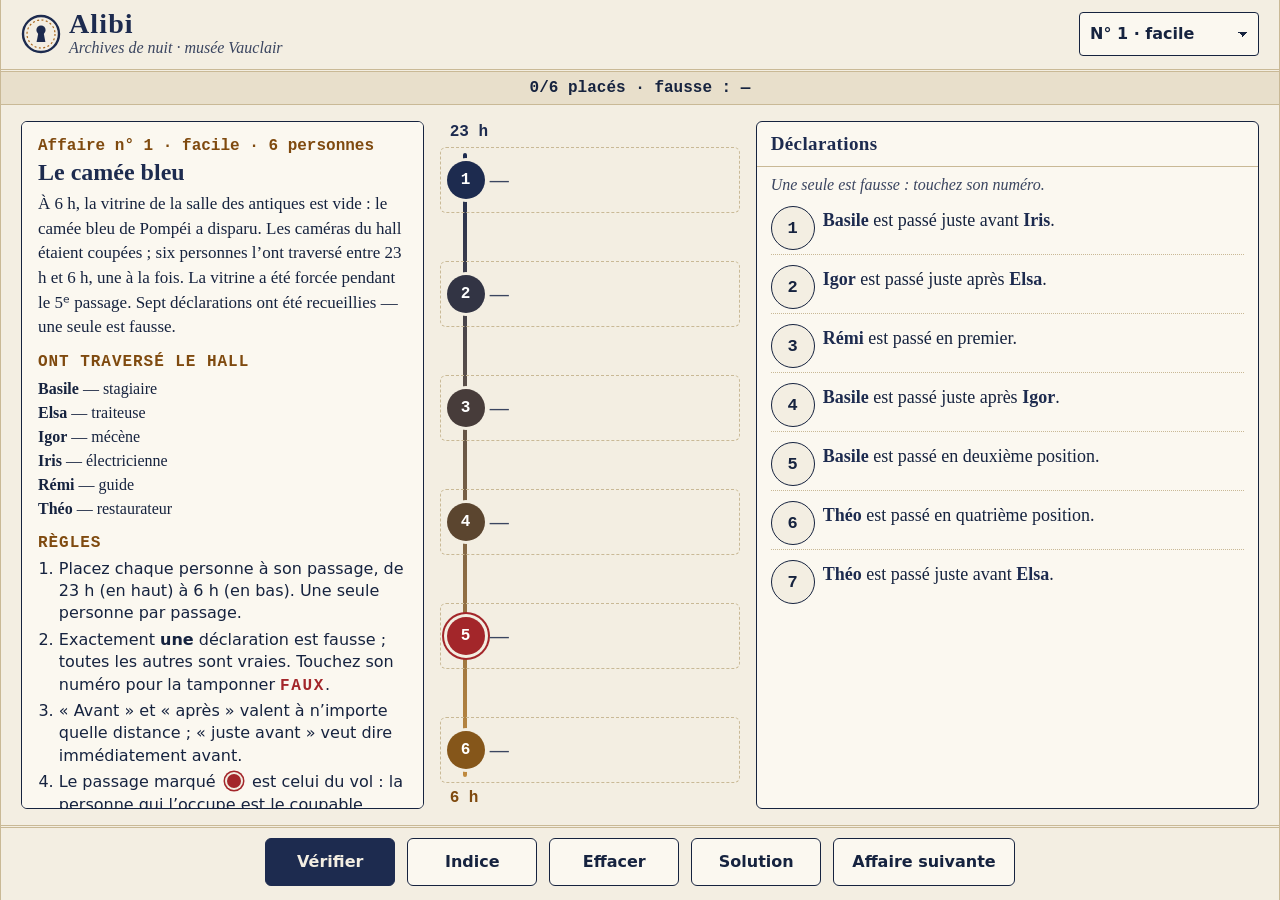
<file: index.html>
<!DOCTYPE html>
<html lang="fr">
<head>
<meta charset="utf-8">
<meta name="viewport" content="width=device-width, initial-scale=1, viewport-fit=cover">
<meta name="theme-color" content="#f3eee2">
<title>Alibi — l’ordre de passage</title>
<link rel="stylesheet" href="styles.css">
</head>
<body>
<div class="shell" id="shell">
  <header class="masthead">
    <div class="brand">
      <svg class="brand-seal" viewBox="0 0 40 40" role="img" aria-label="Alibi">
        <circle cx="20" cy="20" r="18" fill="none" stroke="currentColor" stroke-width="2.4"/>
        <circle cx="20" cy="20" r="14" fill="none" stroke="#a8661b" stroke-width="1.2" stroke-dasharray="2 2.4"/>
        <circle cx="20" cy="16" r="4.6" fill="currentColor"/>
        <path d="M17.4 18.5 L15.6 28 H24.4 L22.6 18.5 Z" fill="currentColor"/>
      </svg>
      <div class="brand-text">
        <span class="brand-name">Alibi</span>
        <span class="brand-sub">Archives de nuit · musée Vauclair</span>
      </div>
    </div>
    <div class="case-nav">
      <label class="case-pick">
        <span class="sr-only">Choisir l’affaire</span>
        <select id="case-select"></select>
      </label>
      <button class="icon-btn" id="next-case" type="button" aria-label="Affaire suivante" title="Affaire suivante">
        <svg viewBox="0 0 24 24" aria-hidden="true"><path d="M9 5l7 7-7 7" fill="none" stroke="currentColor" stroke-width="2.6" stroke-linecap="round" stroke-linejoin="round"/></svg>
      </button>
      <button class="icon-btn" id="dossier-toggle" type="button" aria-expanded="false" aria-controls="dossier" aria-label="Dossier de l’affaire" title="Dossier de l’affaire">
        <svg viewBox="0 0 24 24" aria-hidden="true"><path d="M3 6.5h6l2 2h10v10.5H3z" fill="none" stroke="currentColor" stroke-width="2" stroke-linejoin="round"/><path d="M3 10.5h18" stroke="currentColor" stroke-width="2"/></svg>
      </button>
    </div>
  </header>

  <p class="tally" id="tally" role="status" aria-live="polite"></p>

  <main class="desk" id="desk">
    <section class="dossier" id="dossier" aria-labelledby="dossier-title">
      <div class="dossier-head">
        <p class="dossier-kicker" id="dossier-kicker"></p>
        <h1 class="dossier-title" id="dossier-title"></h1>
        <button class="icon-btn dossier-close" id="dossier-close" type="button" aria-label="Fermer le dossier">
          <svg viewBox="0 0 24 24" aria-hidden="true"><path d="M6 6l12 12M18 6L6 18" stroke="currentColor" stroke-width="2.4" stroke-linecap="round"/></svg>
        </button>
      </div>
      <div class="dossier-body">
        <p class="story" id="story"></p>
        <h2 class="paper-h">Ont traversé le hall</h2>
        <ul class="cast" id="cast"></ul>
        <h2 class="paper-h">Règles</h2>
        <ol class="rules">
          <li>Placez chaque personne à son passage, de 23 h (en haut) à 6 h (en bas). Une seule personne par passage.</li>
          <li>Exactement <strong>une</strong> déclaration est fausse ; toutes les autres sont vraies. Touchez son numéro pour la tamponner <span class="faux-word">FAUX</span>.</li>
          <li>« Avant » et « après » valent à n’importe quelle distance ; « juste avant » veut dire immédiatement avant.</li>
          <li>Le passage marqué <span class="theft-dot" aria-hidden="true"></span> est celui du vol : la personne qui l’occupe est le coupable.</li>
        </ol>
      </div>
    </section>

    <section class="timeline" aria-labelledby="timeline-title">
      <h2 class="sr-only" id="timeline-title">Ligne du temps, de 23 h à 6 h</h2>
      <p class="hour hour-start">23 h</p>
      <ol class="slots" id="slots"></ol>
      <p class="hour hour-end">6 h</p>
    </section>

    <section class="statements" aria-labelledby="statements-title">
      <h2 class="statements-title" id="statements-title">Déclarations</h2>
      <div class="statements-scroll" id="statements-scroll">
        <p class="howto">Une seule est fausse : touchez son numéro.</p>
        <ol class="statement-list" id="statements"></ol>
      </div>
      <div class="picker" id="picker" role="dialog" aria-modal="false" aria-labelledby="picker-title" hidden>
        <div class="picker-head">
          <h2 class="picker-title" id="picker-title"></h2>
          <button class="icon-btn" id="picker-close" type="button" aria-label="Fermer le choix">
            <svg viewBox="0 0 24 24" aria-hidden="true"><path d="M6 6l12 12M18 6L6 18" stroke="currentColor" stroke-width="2.4" stroke-linecap="round"/></svg>
          </button>
        </div>
        <div class="picker-grid" id="picker-grid"></div>
        <button class="picker-clear" id="picker-clear" type="button">Laisser vide</button>
      </div>
    </section>
  </main>

  <nav class="actions" aria-label="Actions">
    <button class="act act-primary" id="act-check" type="button">Vérifier</button>
    <button class="act" id="act-hint" type="button">Indice</button>
    <button class="act" id="act-clear" type="button" data-label="Effacer">Effacer</button>
    <button class="act" id="act-solve" type="button" data-label="Solution">Solution</button>
    <button class="act act-next" id="act-next" type="button">Affaire suivante</button>
  </nav>
</div>

<div class="verdict" id="verdict" role="dialog" aria-modal="true" aria-labelledby="verdict-stamp" hidden>
  <div class="verdict-card">
    <p class="verdict-stamp" id="verdict-stamp">Affaire classée</p>
    <p class="verdict-text" id="verdict-text"></p>
    <div class="verdict-actions">
      <button class="act act-primary" id="verdict-next" type="button">Affaire suivante</button>
      <button class="act" id="verdict-close" type="button">Revoir</button>
    </div>
  </div>
</div>

<script src="app.js"></script>
</body>
</html>
</file>
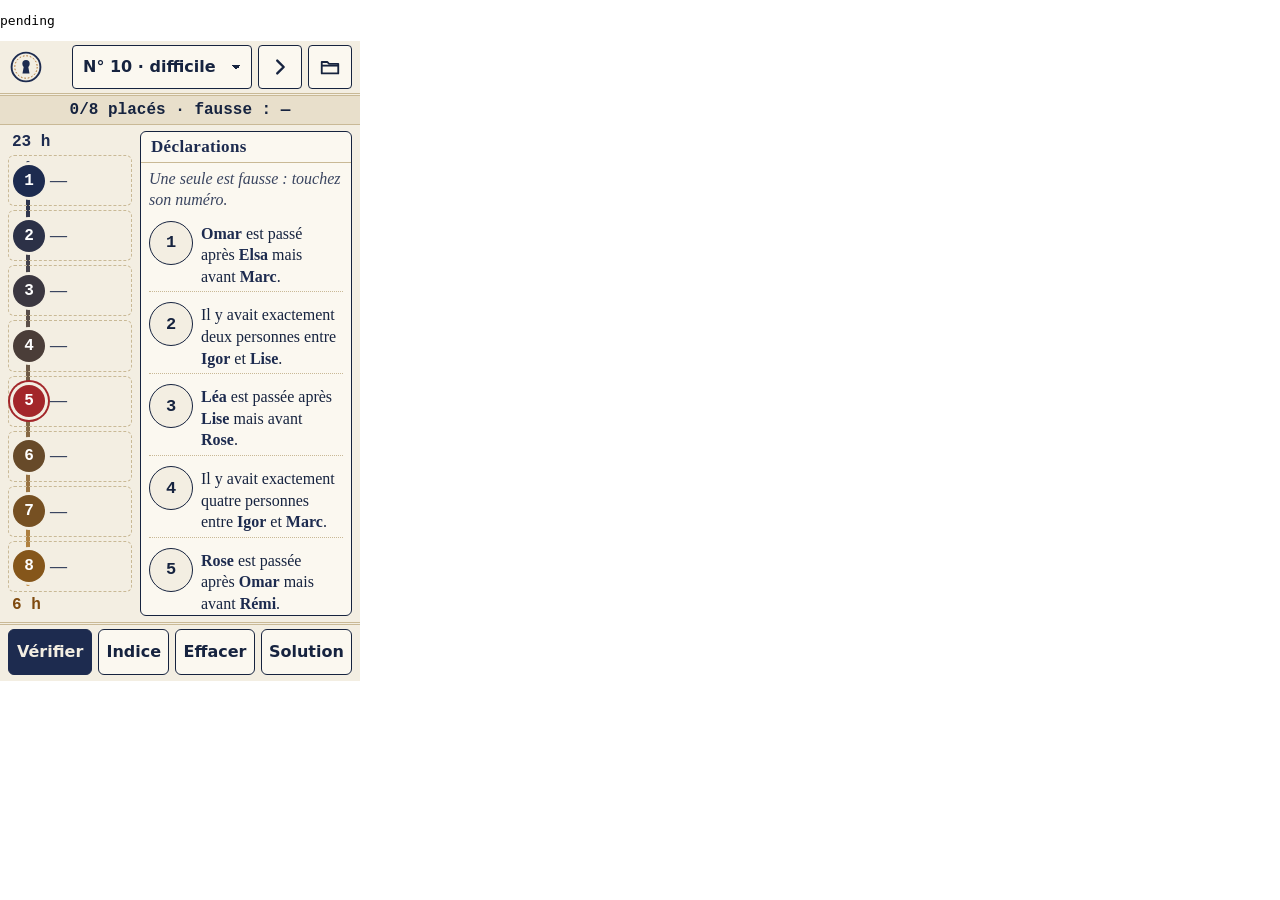
<file: tools/audit.html>
<!DOCTYPE html>
<html lang="en">
<head>
<meta charset="utf-8">
<title>Alibi audit</title>
<style>body { margin: 0; } iframe { border: 0; display: block; }</style>
</head>
<body>
<pre id="audit-out">pending</pre>
<script src="audit.js"></script>
</body>
</html>
</file>
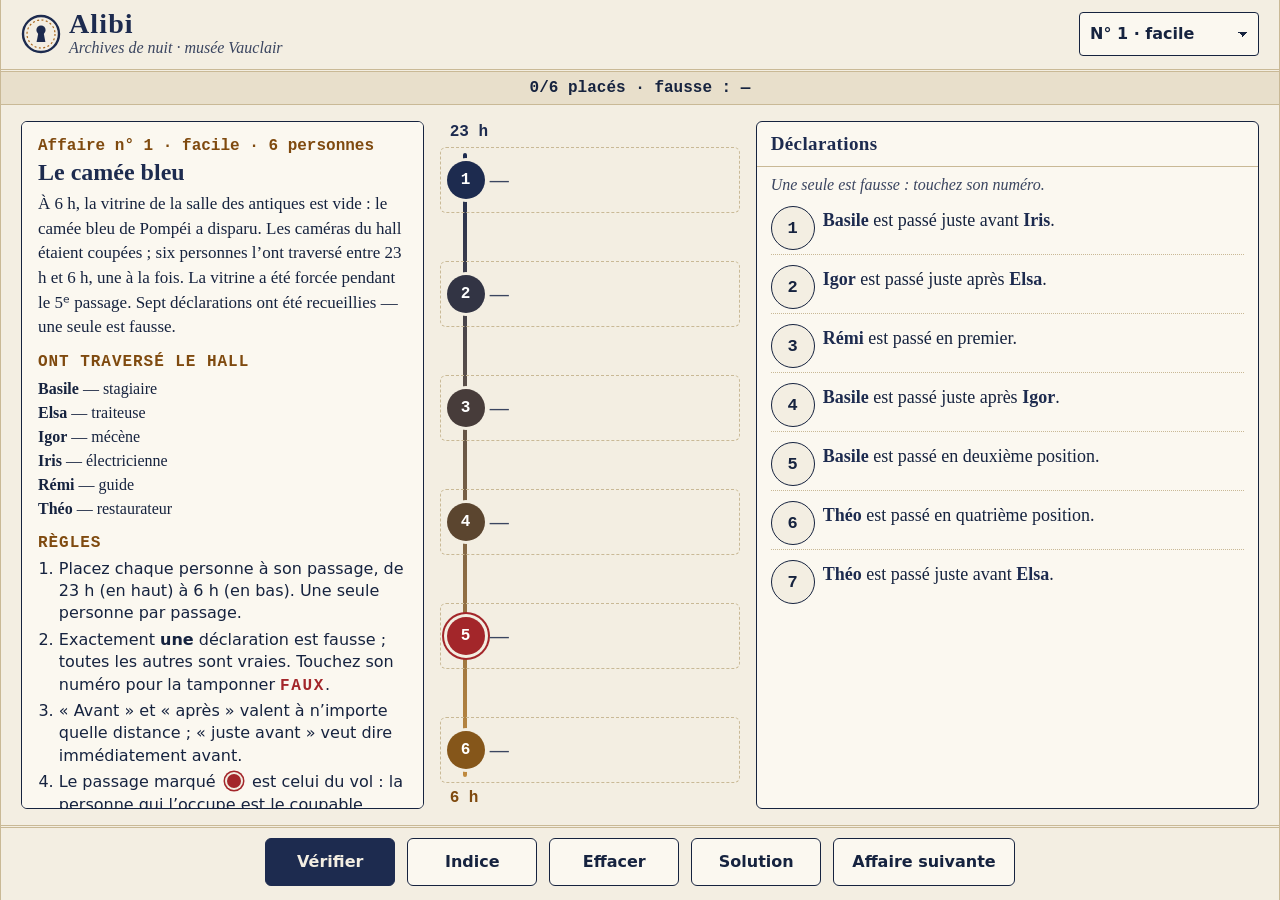
<file: tools/scene.html>
<!DOCTYPE html>
<html lang="en">
<head>
<meta charset="utf-8">
<title>Alibi scene</title>
<style>html, body { margin: 0; height: 100%; overflow: hidden; } iframe { border: 0; display: block; width: 100vw; height: 100vh; }</style>
</head>
<body>
<!-- Drives the game into a state for screenshots:
     ?case=12&scene=picker|checked|won|hints|dossier|solution -->
<iframe id="game" title="Alibi"></iframe>
<script>
'use strict';
const params = new URLSearchParams(location.search);
const scene = params.get('scene') || 'fresh';
const frame = document.getElementById('game');
const sleep = (ms) => new Promise((r) => setTimeout(r, ms));
frame.src = `../index.html?case=${params.get('case') || 1}`;
frame.onload = async () => {
  const doc = frame.contentDocument;
  for (let i = 0; i < 50 && !doc.querySelector('.statement'); i++) await sleep(100);
  const app = frame.contentWindow.alibi;
  const c = app.state.cases[app.state.index];
  const q = (s) => doc.querySelector(s);
  const fill = (order) => order.forEach((person, slot) => {
    if (app.state.picking !== slot) q(`.slot[data-slot="${slot}"]`).click();
    q(`.pick[data-person="${person}"]`).click();
  });
  const truth = app.solutionOrder();
  if (scene === 'picker') {
    fill(truth.slice(0, 3));
  } else if (scene === 'checked') {
    const order = truth.slice();
    [order[2], order[5]] = [order[5], order[2]];
    fill(order.slice(0, order.length - 1));
    if (!q('#picker').hidden) q('#picker-close').click();
    q(`.flag[data-index="${(c.liar + 1) % c.statements.length}"]`).click();
    q('#act-check').click();
  } else if (scene === 'won') {
    fill(truth);
    q(`.flag[data-index="${c.liar}"]`).click();
    q('#act-check').click();
  } else if (scene === 'hints') {
    for (let k = 0; k < 3; k++) q('#act-hint').click();
  } else if (scene === 'dossier') {
    q('#dossier-toggle').click();
  } else if (scene === 'solution') {
    q('#act-solve').click(); q('#act-solve').click();
  }
};
</script>
</body>
</html>
</file>
<file: styles.css>
/* Alibi — night archive file on daylight paper.
   Ink: night blue. Accent: ochre. Stamps: archive red. Light theme only. */
:root {
  --paper: #f3eee2;
  --paper-deep: #e8dfcb;
  --card: #fbf8f0;
  --ink: #16233f;
  --ink-soft: #3a4560;
  --rule: #c9b996;
  --ochre: #a8661b;
  --ochre-ink: #7f4a0f;
  --ochre-wash: #f1e2c4;
  --red: #a3262a;
  --red-wash: #f6dfdc;
  --green: #22603a;
  --green-wash: #dcecd9;
  --night: #1d2b4f;
  --dawn: #c08a3e;
  --focus: #1f5fbf;
  --serif: "Iowan Old Style", "Palatino Linotype", Palatino, "Book Antiqua", "URW Palladio L", Georgia, serif;
  --sans: system-ui, -apple-system, "Segoe UI", Roboto, "Noto Sans", sans-serif;
  --mono: "Courier Prime", "Courier New", Courier, "Nimbus Mono PS", ui-monospace, monospace;
  --gap: 8px;
  --target: 44px;
  color-scheme: light;
}

*, *::before, *::after { box-sizing: border-box; }
html, body { margin: 0; height: 100%; }
body {
  background-color: var(--paper);
  color: var(--ink);
  font: 16px/1.4 var(--sans);
  -webkit-text-size-adjust: 100%;
}
button, select { font: inherit; color: inherit; }
button { cursor: pointer; }
:focus-visible { outline: 3px solid var(--focus); outline-offset: 2px; }
.sr-only {
  position: absolute; width: 1px; height: 1px; margin: -1px; padding: 0; border: 0;
  overflow: hidden; clip-path: inset(50%); white-space: nowrap;
}
[hidden] { display: none !important; }

/* ------------------------------------------------------------------ shell */
.shell {
  display: grid;
  grid-template-rows: auto auto minmax(0, 1fr) auto;
  grid-template-columns: minmax(0, 1fr);
  height: 100vh;
  height: 100dvh;
  overflow: hidden;
  padding: env(safe-area-inset-top) env(safe-area-inset-right) env(safe-area-inset-bottom) env(safe-area-inset-left);
}

/* --------------------------------------------------------------- masthead */
.masthead {
  display: flex;
  align-items: center;
  justify-content: space-between;
  gap: var(--gap);
  padding: 6px var(--gap) 6px 10px;
  border-bottom: 3px double var(--rule);
}
.brand { display: flex; align-items: center; gap: 8px; min-width: 0; }
.brand-seal { width: 32px; height: 32px; flex: none; color: var(--night); }
.brand-text { display: flex; flex-direction: column; min-width: 0; }
.brand-name {
  font: 700 22px/1 var(--serif);
  letter-spacing: 0.04em;
  color: var(--night);
}
.brand-sub { display: none; font: 16px/1.3 var(--serif); color: var(--ink-soft); font-style: italic; }
.case-nav { display: flex; align-items: center; gap: 6px; min-width: 0; }
.case-pick select {
  min-height: var(--target);
  padding: 0 30px 0 10px;
  border: 1.5px solid var(--ink);
  border-radius: 4px;
  background-color: var(--card);
  background-image: linear-gradient(45deg, transparent 50%, var(--ink) 50%), linear-gradient(135deg, var(--ink) 50%, transparent 50%);
  background-position: right 15px center, right 10px center;
  background-size: 5px 5px, 5px 5px;
  background-repeat: no-repeat;
  appearance: none;
  font-weight: 700;
}
.icon-btn {
  display: inline-grid;
  place-items: center;
  width: var(--target);
  height: var(--target);
  flex: none;
  padding: 0;
  border: 1.5px solid var(--ink);
  border-radius: 4px;
  background: var(--card);
  color: var(--ink);
}
.icon-btn svg { width: 22px; height: 22px; }
#dossier-toggle[aria-expanded="true"] { background: var(--night); color: var(--paper); }

/* ------------------------------------------------------------------ tally */
.tally {
  margin: 0;
  padding: 4px 10px;
  min-height: 32px;
  font: 700 16px/24px var(--mono);
  color: var(--ink);
  background: var(--paper-deep);
  border-bottom: 1px solid var(--rule);
  text-align: center;
}

/* ------------------------------------------------------------------- desk */
.desk {
  display: grid;
  grid-template-columns: clamp(7.75rem, 33%, 9.5rem) minmax(0, 1fr);
  gap: var(--gap);
  min-height: 0;
  padding: var(--gap);
}

/* --------------------------------------------------------------- timeline */
.timeline {
  display: flex;
  flex-direction: column;
  min-height: 0;
  min-width: 0;
}
.hour {
  margin: 0;
  font: 700 16px/22px var(--mono);
  text-align: left;
  padding-left: 4px;
}
.hour-start { color: var(--night); }
.hour-end { color: var(--ochre-ink); }
.slots {
  position: relative;
  flex: 1 1 auto;
  display: flex;
  flex-direction: column;
  gap: 5px;
  min-height: 0;
  margin: 4px 0;
  padding: 0;
  list-style: none;
  justify-content: space-between;
}
/* The rail: night at the top, dawn at the bottom, behind the rank discs. */
.slots::before {
  content: "";
  position: absolute;
  left: 18px;
  top: 6px;
  bottom: 6px;
  width: 4px;
  border-radius: 2px;
  background: linear-gradient(var(--night), var(--dawn));
}
.slot-row {
  position: relative;
  flex: 1 1 0;
  display: flex;
  min-height: var(--target);
  max-height: 62px;
}
.slot {
  position: relative;
  display: grid;
  grid-template-columns: 32px minmax(0, 1fr) auto;
  align-items: center;
  gap: 5px;
  width: 100%;
  min-height: var(--target);
  padding: 0 6px 0 4px;
  border: 1.5px dashed var(--rule);
  border-radius: 6px;
  background: transparent;
  text-align: left;
}
.slot-rank {
  display: grid;
  place-items: center;
  width: 32px;
  height: 32px;
  border-radius: 50%;
  background: var(--night); /* app.js sets the night→dawn tone per slot */
  color: #fff;
  font: 700 16px/1 var(--mono);
  box-shadow: 0 0 0 3px var(--paper);
}
.slot.theft .slot-rank {
  background: var(--red);
  box-shadow: 0 0 0 3px var(--paper), 0 0 0 5px var(--red);
}
.slot-name {
  min-width: 0;
  font: 700 17px/1.15 var(--serif);
  color: var(--ink-soft);
  overflow-wrap: anywhere;
}
.slot.filled { border-style: solid; border-color: var(--ink); background: var(--card); }
.slot.filled .slot-name { color: var(--ink); }
.slot.picking { border-color: var(--ochre); background: var(--ochre-wash); box-shadow: inset 0 0 0 1.5px var(--ochre); }
.slot.locked { border: 3px double var(--ochre-ink); }
.slot-mark { font: 700 18px/1 var(--sans); }
.slot.ok { border-color: var(--green); background: var(--green-wash); }
.slot.ok .slot-mark { color: var(--green); }
.slot.bad { border-color: var(--red); background: var(--red-wash); }
.slot.bad .slot-mark { color: var(--red); }
.slot[aria-disabled="true"] { cursor: default; }

/* ------------------------------------------------------------- statements */
.statements {
  position: relative;
  display: flex;
  flex-direction: column;
  min-height: 0;
  min-width: 0;
  border: 1.5px solid var(--ink);
  border-radius: 6px;
  background: var(--card);
}
.statements-title {
  margin: 0;
  padding: 6px 10px;
  font: 700 17px/1.3 var(--serif);
  letter-spacing: 0.02em;
  color: var(--night);
  border-bottom: 1px solid var(--rule);
}
.statements-scroll {
  flex: 1 1 auto;
  min-height: 0;
  overflow-y: auto;
  overscroll-behavior: contain;
  padding: 6px 8px 10px;
}
.howto { margin: 0 0 6px; font: italic 16px/1.3 var(--serif); color: var(--ink-soft); }
.statement-list { margin: 0; padding: 0; list-style: none; display: flex; flex-direction: column; gap: 6px; }
.statement {
  position: relative;
  display: grid;
  grid-template-columns: var(--target) minmax(0, 1fr);
  gap: 8px;
  align-items: start;
  padding: 4px 4px 4px 0;
  border-bottom: 1px dotted var(--rule);
}
.statement:last-child { border-bottom: 0; }
.flag {
  display: grid;
  place-items: center;
  width: var(--target);
  height: var(--target);
  padding: 0;
  border: 1.5px solid var(--ink);
  border-radius: 50%;
  background: var(--paper);
  font: 700 17px/1 var(--mono);
}
.flag[aria-pressed="true"] { background: var(--red); border-color: var(--red); color: #fff; }
.flag[aria-disabled="true"] { cursor: default; }
.statement-body { min-width: 0; padding-top: 2px; }
.statement-text {
  margin: 0;
  font: 17px/1.35 var(--serif);
  color: var(--ink);
}
.statement-text b { font-weight: 700; color: var(--night); }
.true-tag {
  display: none;
  margin-top: 2px;
  font: 700 16px/1.2 var(--mono);
  color: var(--green);
}
.statement.certified .true-tag { display: inline-block; }
.statement.certified .flag { border-color: var(--green); color: var(--green); background: var(--green-wash); }
.statement.flagged .statement-text {
  text-decoration: line-through 2px var(--red);
  color: var(--ink-soft);
}
.stamp {
  position: absolute;
  right: 6px;
  bottom: 6px;
  display: none;
  padding: 0 6px;
  border: 2.5px solid var(--red);
  border-radius: 3px;
  background: rgba(251, 248, 240, 0.9);
  color: var(--red);
  font: 700 16px/1.25 var(--mono);
  letter-spacing: 0.15em;
  transform: rotate(-7deg);
}
.statement.flagged .stamp { display: block; }
.statement.flagged { padding-bottom: 30px; }
.statement.verdict-ok .stamp { border-color: var(--green); color: var(--green); }

/* ----------------------------------------------------------------- picker */
.picker {
  position: absolute;
  inset: 0;
  z-index: 3;
  display: flex;
  flex-direction: column;
  gap: 8px;
  padding: 8px;
  border-radius: 6px;
  background: var(--card);
  overflow-y: auto;
  box-shadow: 0 0 0 1.5px var(--ochre);
}
.picker-head { display: flex; align-items: center; justify-content: space-between; gap: 6px; }
.picker-title { margin: 0; font: 700 17px/1.2 var(--serif); color: var(--night); }
.picker-grid { display: grid; grid-template-columns: repeat(auto-fill, minmax(88px, 1fr)); gap: 6px; }
.pick, .picker-clear {
  display: flex;
  flex-direction: column;
  justify-content: center;
  align-items: center;
  min-height: 50px;
  padding: 4px;
  border: 1.5px solid var(--ink);
  border-radius: 6px;
  background: var(--paper);
}
.pick-name { font: 700 17px/1.15 var(--serif); }
.pick-where { font: italic 16px/1.1 var(--serif); color: var(--ink-soft); }
.pick.here { background: var(--ochre-wash); border-color: var(--ochre-ink); }
.pick:disabled { cursor: default; border-style: dashed; }
.picker-clear { min-height: var(--target); font-style: italic; }
.picker-clear:disabled { cursor: default; border-style: dashed; color: var(--ink-soft); }

/* ---------------------------------------------------------------- dossier */
.dossier { display: none; }
.dossier-head { position: relative; }
.dossier-kicker { margin: 0; font: 700 16px/1.3 var(--mono); color: var(--ochre-ink); }
.dossier-title { margin: 2px 0 6px; font: 700 24px/1.15 var(--serif); color: var(--night); }
.story { margin: 0 0 10px; font: 17px/1.45 var(--serif); }
.paper-h {
  margin: 12px 0 4px;
  font: 700 16px/1.3 var(--mono);
  letter-spacing: 0.06em;
  text-transform: uppercase;
  color: var(--ochre-ink);
}
.cast { margin: 0; padding: 0; list-style: none; columns: 2 13rem; column-gap: 16px; }
.cast li { font: 16px/1.5 var(--serif); break-inside: avoid; }
.rules { margin: 0; padding-left: 1.3em; font: 16px/1.4 var(--sans); }
.rules li { margin-bottom: 4px; }
.faux-word { font: 700 16px/1 var(--mono); color: var(--red); letter-spacing: 0.1em; }
.theft-dot {
  display: inline-block; width: 14px; height: 14px; margin: 0 6px; border-radius: 50%; vertical-align: -1px;
  background: var(--red); box-shadow: 0 0 0 2px var(--paper), 0 0 0 3.5px var(--red);
}

/* ---------------------------------------------------------------- actions */
.actions {
  display: flex;
  gap: 6px;
  padding: 6px var(--gap) 8px;
  border-top: 3px double var(--rule);
}
.act {
  min-height: 48px;
  padding: 0 6px;
  border: 1.5px solid var(--ink);
  border-radius: 6px;
  background: var(--card);
  font-weight: 600;
  white-space: nowrap;
}
.actions .act { flex: 1 1 auto; }
.actions .act-primary { flex-grow: 1.6; }
.act-primary { background: var(--night); border-color: var(--night); color: var(--paper); }
.act.confirm { background: var(--red); border-color: var(--red); color: #fff; }
.act-next { display: none; }

/* ---------------------------------------------------------------- verdict */
.verdict {
  position: fixed;
  inset: 0;
  z-index: 10;
  display: grid;
  place-items: center;
  padding: 16px;
  background: rgba(22, 35, 63, 0.35);
}
.verdict-card {
  width: min(100%, 420px);
  padding: 20px 18px 16px;
  border: 2px solid var(--ink);
  border-radius: 8px;
  background: var(--card);
  text-align: center;
  box-shadow: 0 12px 40px rgba(22, 35, 63, 0.35);
}
.verdict-stamp {
  display: inline-block;
  margin: 0 0 12px;
  padding: 4px 12px;
  border: 3px solid var(--red);
  border-radius: 4px;
  color: var(--red);
  font: 700 22px/1.2 var(--mono);
  letter-spacing: 0.12em;
  text-transform: uppercase;
  transform: rotate(-4deg);
}
.verdict-text { margin: 0 0 16px; font: 17px/1.45 var(--serif); }
.verdict-actions { display: grid; grid-template-columns: 1.4fr 1fr; gap: 8px; }

/* -------------------------------------------------------- win animation */
.shell.won .slot {
  animation: dawn-pass 520ms ease-out both;
  animation-delay: calc(var(--i) * 120ms);
}
.shell.won .slot-rank { animation: rank-pop 520ms ease-out both; animation-delay: calc(var(--i) * 120ms); }
.verdict:not([hidden]) .verdict-stamp { animation: stamp-down 420ms cubic-bezier(.2, 1.4, .4, 1) both; }
.verdict:not([hidden]) .verdict-card { animation: card-rise 300ms ease-out both; }
@keyframes dawn-pass {
  0% { background: var(--card); }
  45% { background: #f7e3b5; }
  100% { background: var(--green-wash); }
}
@keyframes rank-pop {
  0%, 100% { transform: scale(1); }
  50% { transform: scale(1.18); }
}
@keyframes stamp-down {
  0% { transform: rotate(-14deg) scale(2.2); opacity: 0; }
  100% { transform: rotate(-4deg) scale(1); opacity: 1; }
}
@keyframes card-rise {
  from { transform: translateY(16px); opacity: 0; }
  to { transform: none; opacity: 1; }
}
@media (prefers-reduced-motion: reduce) {
  *, *::before, *::after { animation: none !important; transition: none !important; }
}

/* ---------------------------------------------------- phone: dossier sheet */
@media (max-width: 860px) {
  .shell.dossier-open .dossier {
    position: fixed;
    inset: 0;
    z-index: 8;
    display: flex;
    flex-direction: column;
    background: var(--paper);
    padding: env(safe-area-inset-top) env(safe-area-inset-right) env(safe-area-inset-bottom) env(safe-area-inset-left);
  }
  .dossier-head { padding: 10px 62px 6px 12px; border-bottom: 3px double var(--rule); }
  .dossier-close { position: absolute; top: 8px; right: 10px; }
  .dossier-body { flex: 1 1 auto; min-height: 0; overflow-y: auto; padding: 10px 12px 16px; }
}

/* Narrowest phones: the seal alone carries the brand. */
@media (max-width: 380px) {
  .brand-text { display: none; }
  .statement-text { font-size: 16px; }
}

/* Very short phones: tighter chrome so eight slots keep ≥ 44 px. */
@media (max-width: 860px) and (max-height: 680px) {
  .masthead { padding-top: 4px; padding-bottom: 4px; }
  .tally { padding-top: 2px; padding-bottom: 2px; min-height: 28px; }
  .desk { padding-top: 6px; padding-bottom: 6px; }
  .slots { gap: 4px; margin: 2px 0; }
  .statements-title { padding-top: 4px; padding-bottom: 4px; }
  .actions { padding-top: 4px; padding-bottom: 6px; }
  .act { min-height: 46px; }
}

/* ----------------------------------------------------------------- desktop */
@media (min-width: 861px) {
  :root { --gap: 16px; }
  .shell {
    max-width: 1280px;
    margin: 0 auto;
    min-height: 620px;
    border-left: 1px solid var(--rule);
    border-right: 1px solid var(--rule);
  }
  html { background: var(--paper-deep); }
  .masthead { padding: 10px 20px; }
  .brand-seal { width: 40px; height: 40px; }
  .brand-name { font-size: 28px; }
  .brand-sub { display: block; }
  .desk { grid-template-columns: minmax(260px, 1fr) 300px minmax(320px, 1.25fr); padding: 16px 20px; }
  .dossier {
    display: block;
    min-height: 0;
    overflow-y: auto;
    padding: 14px 16px;
    border: 1.5px solid var(--ink);
    border-radius: 6px;
    background: var(--card);
  }
  .dossier-close { display: none; }
  .slot-row { max-height: 66px; }
  .slot { grid-template-columns: 38px minmax(0, 1fr) auto; padding: 0 12px 0 6px; }
  .slot-rank { width: 38px; height: 38px; }
  .slots::before { left: 23px; }
  .slot-name { font-size: 19px; }
  .hour { padding-left: 10px; }
  .statements-title { padding: 10px 14px; font-size: 19px; }
  .statements-scroll { padding: 8px 14px 14px; }
  .statement-text { font-size: 18px; }
  .actions {
    justify-content: center;
    gap: 12px;
    padding: 10px 20px 14px;
  }
  .actions .act { flex: 0 0 auto; min-width: 130px; padding: 0 18px; }
  .act-next { display: block; }
  #next-case, #dossier-toggle { display: none; }
}
</file>
